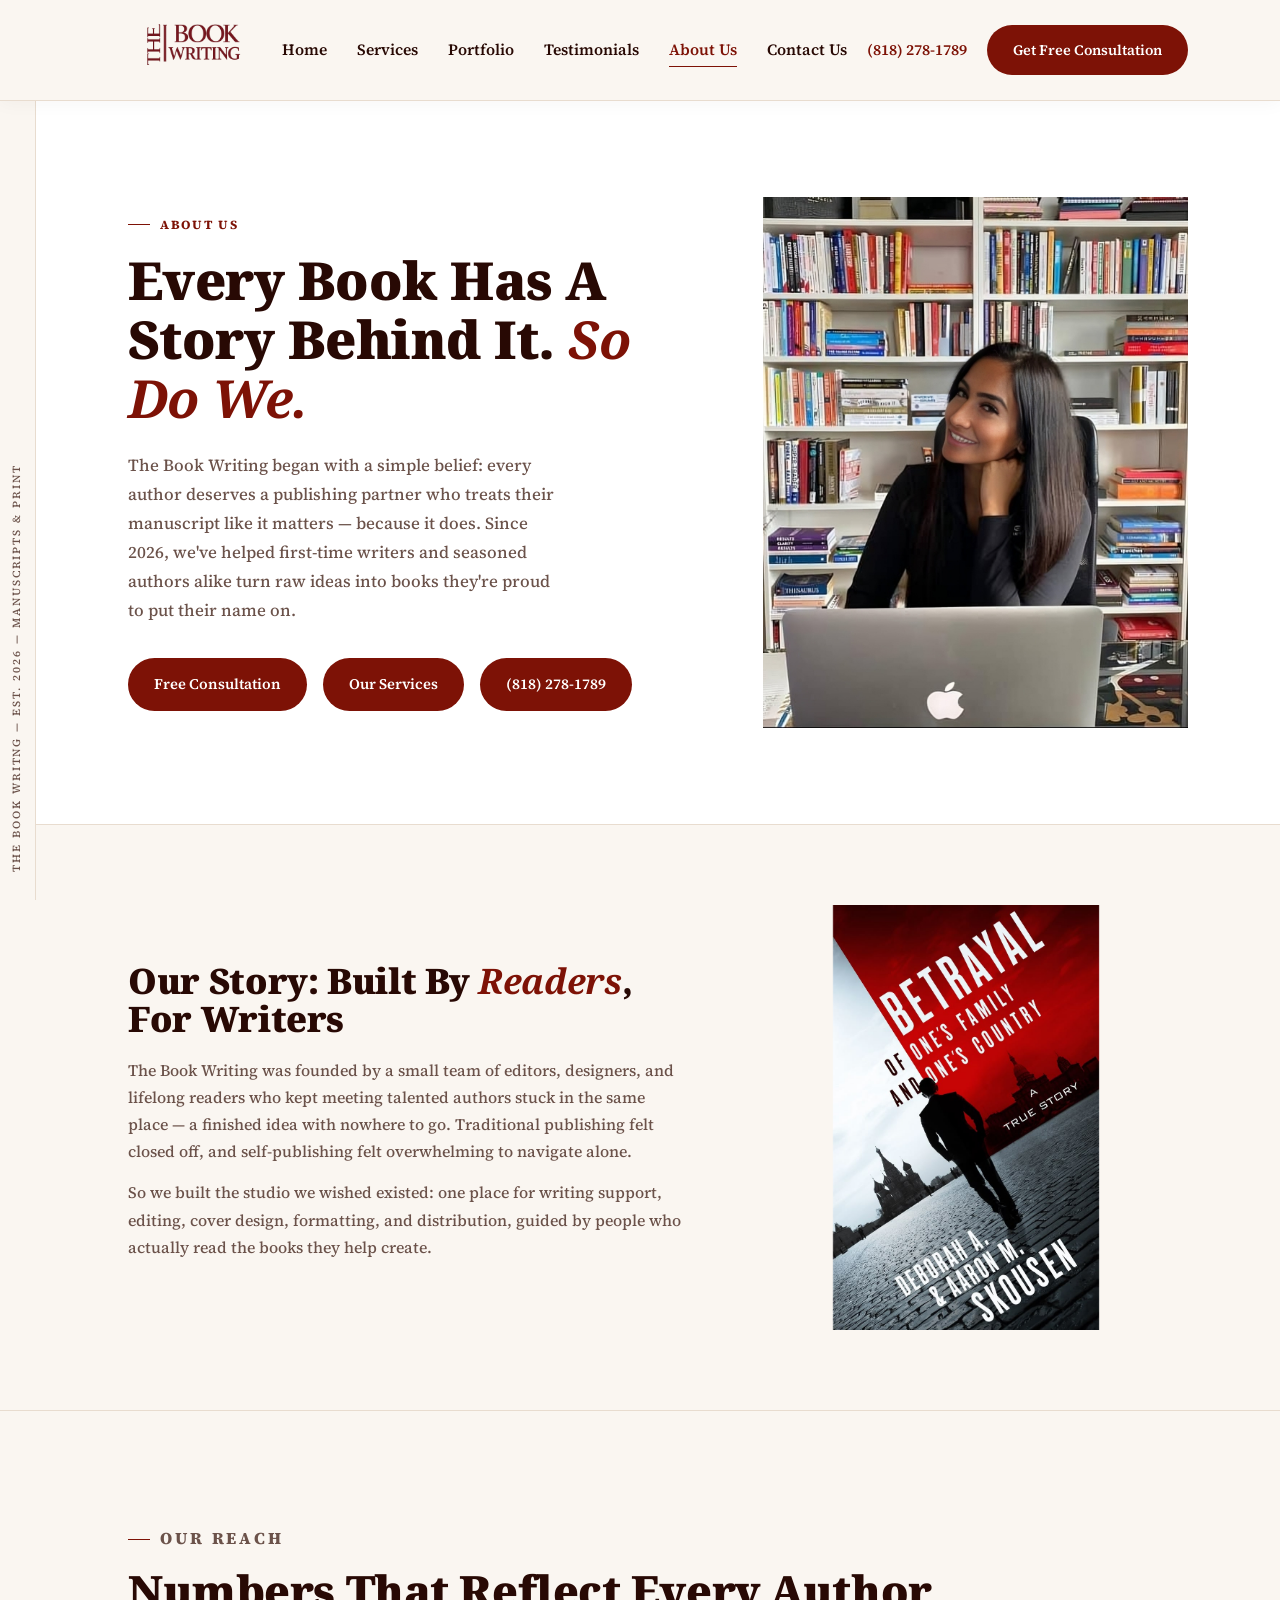
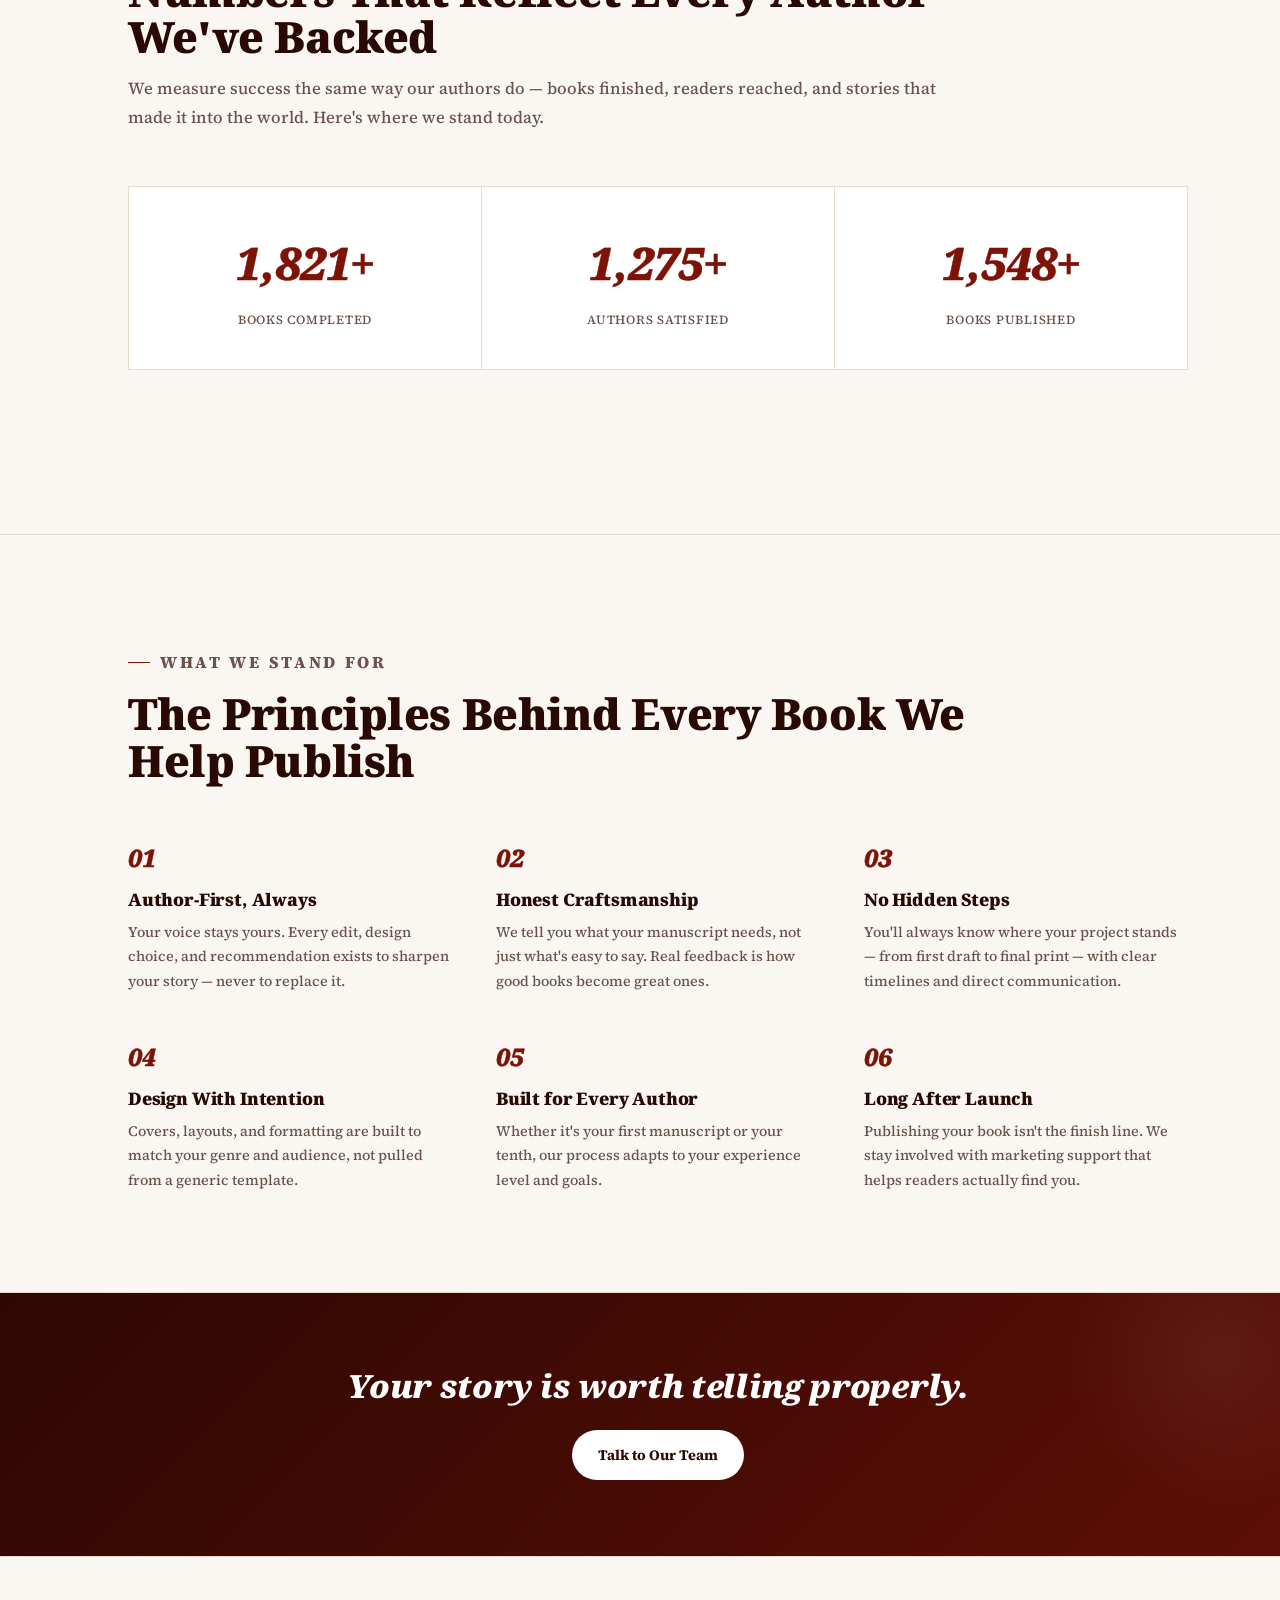
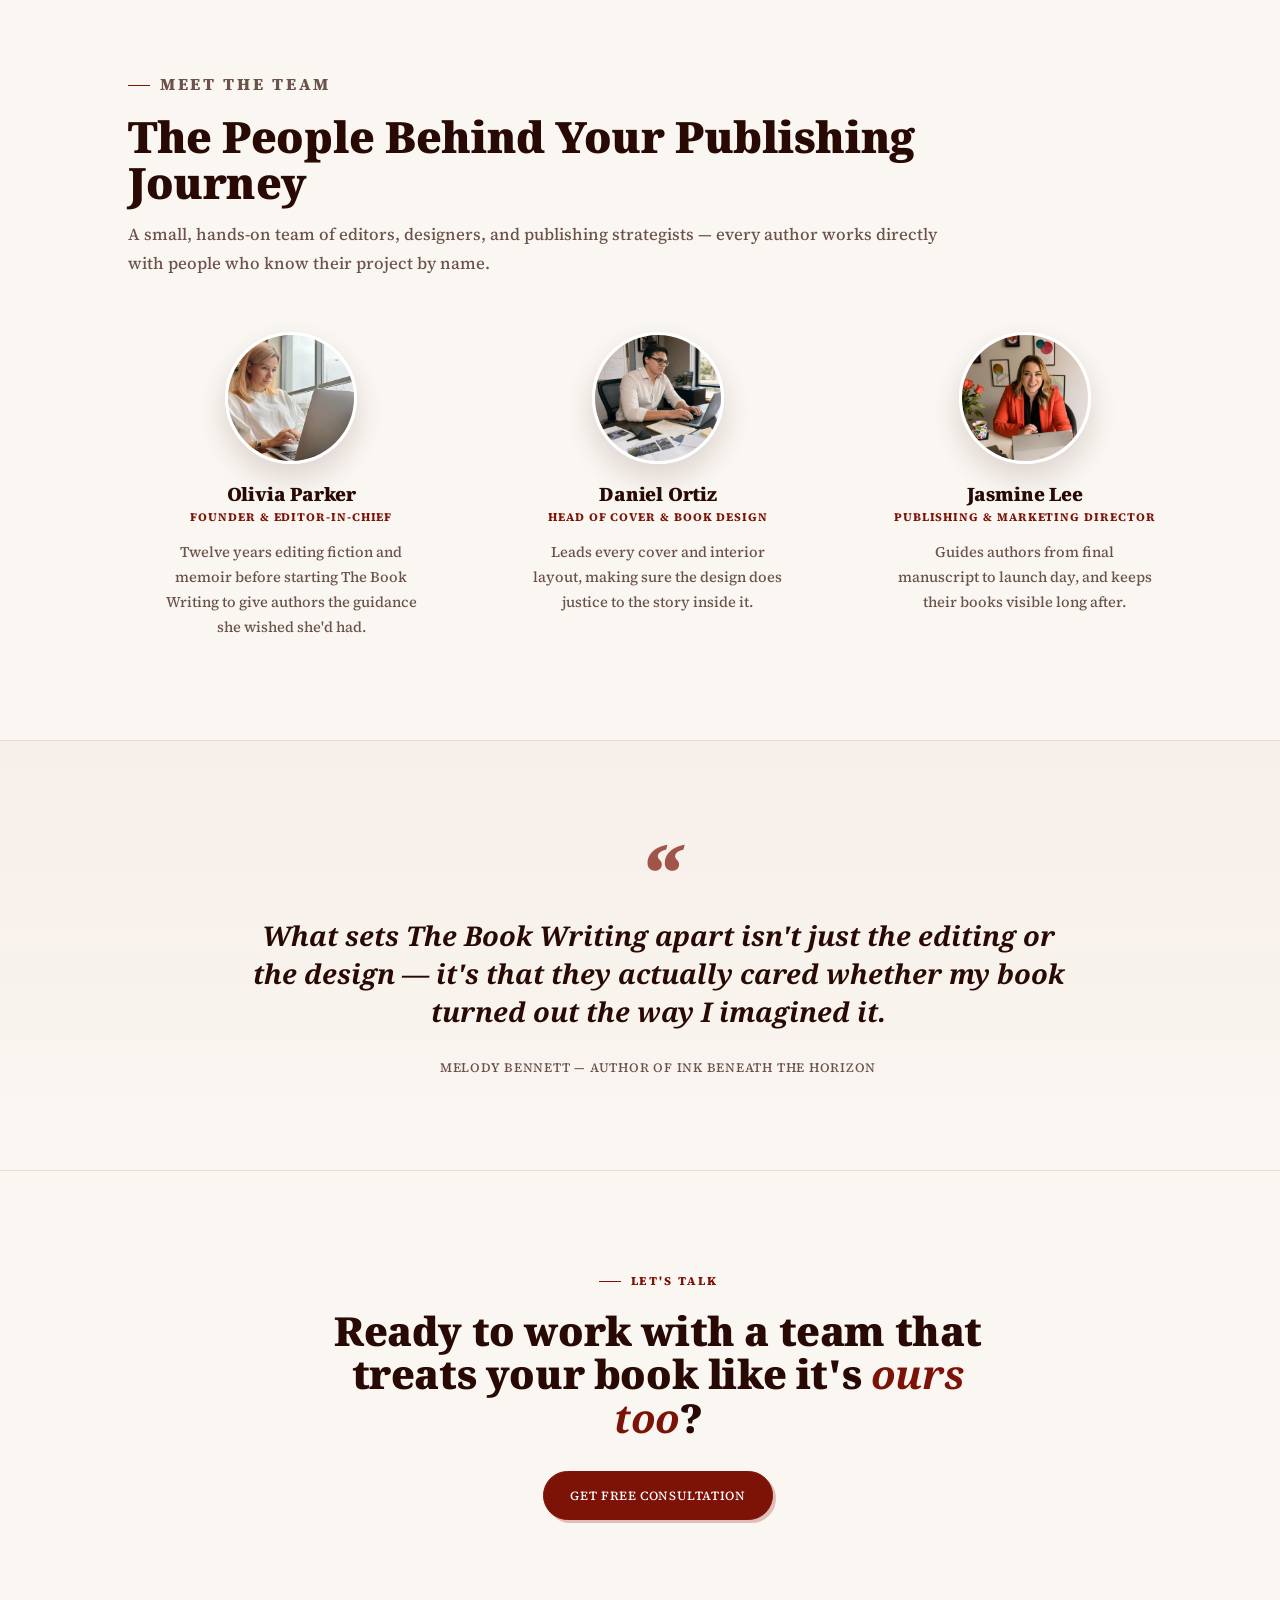
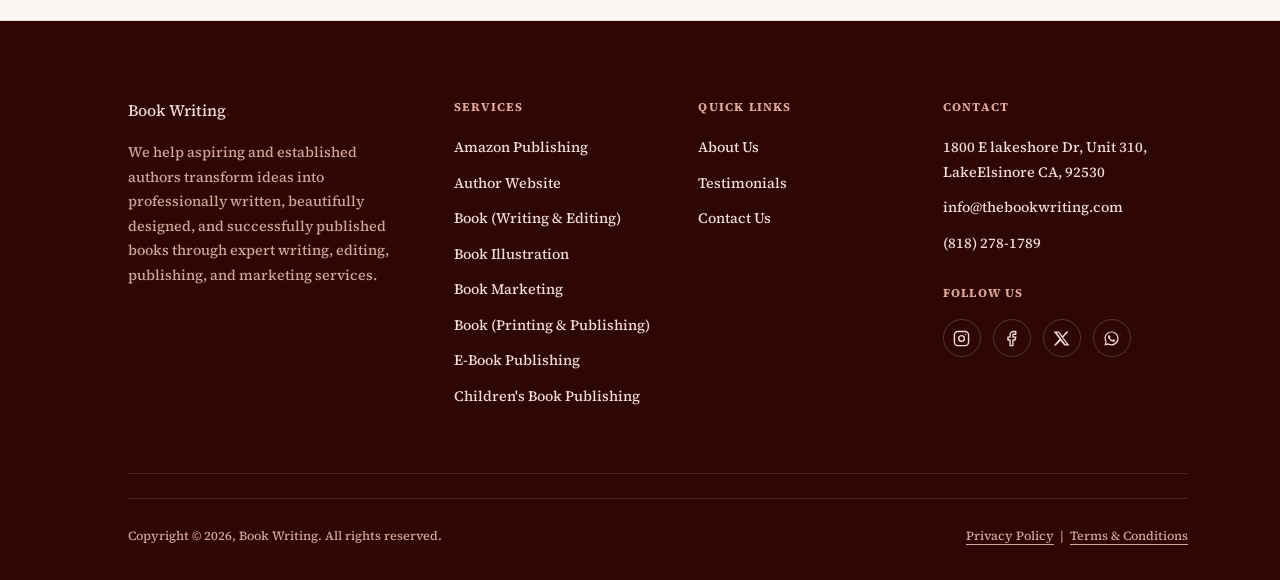
<file: about-us.html>
<!DOCTYPE html>
<html lang="en">
<head>
<meta charset="UTF-8">
<meta name="viewport" content="width=device-width, initial-scale=1">
<title>About Us — Book Writing</title>
<link rel="stylesheet" href="style.css">
</head>
<body>

<a href="#main-content" class="skip-link">Skip to main content</a>
<div class="scroll-progress" id="scroll-progress"></div>

<div class="spine"><span>The Book Writng — Est. 2026 — Manuscripts &amp; Print</span></div>

<header>
  <div class="wrap nav-row">
    <a href="index.html" class="logo"><img src="Logo.png" alt="The Book Writing"></a>
    <nav id="site-nav">
      <ul>
        <li><a href="index.html">Home</a></li>
        <li><a href="index.html#services">Services</a>
          <ul class="submenu">
            <li><a href="index.html#services">Amazon Publishing</a></li>
            <li><a href="index.html#services">Author Website</a></li>
            <li><a href="index.html#services">Book Editing</a></li>
            <li><a href="index.html#services">Book Illustration</a></li>
            <li><a href="index.html#services">Book Marketing</a></li>
            <li><a href="index.html#services">Book Printing</a></li>
            <li><a href="index.html#services">Book Publishing</a></li>
            <li><a href="index.html#services">Book Writing</a></li>
            <li><a href="index.html#services">E-book Publishing</a></li>
            <li><a href="index.html#services">Children's Book Publishing</a></li>
          </ul>
        </li>
        <li><a href="portfolio.html">Portfolio</a></li>
        <li><a href="index.html#reviews">Testimonials</a></li>
        <li><a href="about-us.html" class="active">About Us</a></li>
        <li><a href="contact-us.html">Contact Us</a></li>
      </ul>
    </nav>
    <div class="nav-actions">
      <a href="tel:(818) 278-1789" class="phone-link">(818) 278-1789</a>
      <a href="index.html#contact" class="btn solid">Get Free Consultation</a>
    </div>
    <button class="menu-toggle" id="menu-toggle" aria-label="Toggle menu" aria-expanded="false" aria-controls="site-nav">
      <span></span><span></span><span></span>
    </button>
  </div>
</header>

<!-- ============ HERO ============ -->
<section class="hero" id="main-content">
  <div class="wrap hero-grid">
    <div>
      <p class="eyebrow">About Us</p>
      <h1>Every Book Has A Story Behind It. <span class="ital">So Do We.</span></h1>
      <p>The Book Writing began with a simple belief: every author deserves a publishing partner who treats their manuscript like it matters — because it does. Since 2026, we've helped first-time writers and seasoned authors alike turn raw ideas into books they're proud to put their name on.</p>
      <div class="hero-ctas">
        <a href="index.html#contact" class="btn solid">Free Consultation</a>
        <a href="index.html#services" class="btn">Our Services</a>
        <a href="tel:(818) 278-1789" class="phone">(818) 278-1789</a>
      </div>
    </div>
    <div class="hero-figure">
      <img src="84155225937.jpg" alt="A writer at work on a manuscript" style="width:100%;height:100%;object-fit:cover;object-position:center 20%;">
    </div>
  </div>
</section>

<!-- ============ OUR STORY ============ -->
<section class="intro">
  <div class="wrap intro-grid">
    <div data-reveal>
      <h2>Our Story: Built By <em>Readers</em>, For Writers</h2>
      <p>The Book Writing was founded by a small team of editors, designers, and lifelong readers who kept meeting talented authors stuck in the same place — a finished idea with nowhere to go. Traditional publishing felt closed off, and self-publishing felt overwhelming to navigate alone.</p>
      <p>So we built the studio we wished existed: one place for writing support, editing, cover design, formatting, and distribution, guided by people who actually read the books they help create.</p>
    </div>
    <div class="hero-figure" style="max-width:340px;aspect-ratio:4/5;justify-self:center;margin:0 auto;">
      <img src="betrayal.jpg" alt="A published book from our portfolio" style="width:100%;height:100%;object-fit:contain;" loading="lazy">
    </div>
  </div>
</section>

<!-- ============ OUR REACH (STATS) ============ -->
<section class="section">
  <div class="wrap">
    <div class="section-head" data-reveal>
      <p class="eyebrow">Our Reach</p>
      <h2>Numbers That Reflect Every Author We've Backed</h2>
      <p>We measure success the same way our authors do — books finished, readers reached, and stories that made it into the world. Here's where we stand today.</p>
    </div>
    <div class="stats">
      <div class="stat" data-reveal><div class="num" data-count="2000" data-suffix="+">0</div><div class="label">BOOKS COMPLETED</div></div>
      <div class="stat" data-reveal><div class="num" data-count="1400" data-suffix="+">0</div><div class="label">AUTHORS SATISFIED</div></div>
      <div class="stat" data-reveal><div class="num" data-count="1700" data-suffix="+">0</div><div class="label">BOOKS PUBLISHED</div></div>
    </div>
  </div>
</section>

<!-- ============ OUR VALUES ============ -->
<section class="section">
  <div class="wrap">
    <div class="section-head" data-reveal>
      <p class="eyebrow">What We Stand For</p>
      <h2>The Principles Behind Every Book We Help Publish</h2>
    </div>
    <div class="benefits-grid">
      <div class="benefit" data-reveal><span class="num">01</span><h3>Author-First, Always</h3><p>Your voice stays yours. Every edit, design choice, and recommendation exists to sharpen your story — never to replace it.</p></div>
      <div class="benefit" data-reveal><span class="num">02</span><h3>Honest Craftsmanship</h3><p>We tell you what your manuscript needs, not just what's easy to say. Real feedback is how good books become great ones.</p></div>
      <div class="benefit" data-reveal><span class="num">03</span><h3>No Hidden Steps</h3><p>You'll always know where your project stands — from first draft to final print — with clear timelines and direct communication.</p></div>
      <div class="benefit" data-reveal><span class="num">04</span><h3>Design With Intention</h3><p>Covers, layouts, and formatting are built to match your genre and audience, not pulled from a generic template.</p></div>
      <div class="benefit" data-reveal><span class="num">05</span><h3>Built for Every Author</h3><p>Whether it's your first manuscript or your tenth, our process adapts to your experience level and goals.</p></div>
      <div class="benefit" data-reveal><span class="num">06</span><h3>Long After Launch</h3><p>Publishing your book isn't the finish line. We stay involved with marketing support that helps readers actually find you.</p></div>
    </div>
  </div>
</section>

<!-- ============ CTA BANNER ============ -->
<section class="cta-banner">
  <div class="wrap">
    <h2>Your story is worth telling properly.</h2>
    <a href="index.html#contact" class="pill-btn cta-pill">Talk to Our Team</a>
  </div>
</section>

<!-- ============ MEET THE TEAM ============ -->
<section class="section">
  <div class="wrap">
    <div class="section-head" data-reveal>
      <p class="eyebrow">Meet The Team</p>
      <h2>The People Behind Your Publishing Journey</h2>
      <p>A small, hands-on team of editors, designers, and publishing strategists — every author works directly with people who know their project by name.</p>
    </div>
    <div class="team-grid">
      <div class="team-card" data-reveal>
        <div class="avatar"><img src="a2.jpg" alt="Portrait of a founding editor" loading="lazy"></div>
        <h3>Olivia Parker</h3>
        <span class="role">Founder &amp; Editor-in-Chief</span>
        <p>Twelve years editing fiction and memoir before starting The Book Writing to give authors the guidance she wished she'd had.</p>
      </div>
      <div class="team-card" data-reveal>
        <div class="avatar"><img src="a1.jpg" alt="Portrait of the head of design" loading="lazy"></div>
        <h3>Daniel Ortiz</h3>
        <span class="role">Head of Cover &amp; Book Design</span>
        <p>Leads every cover and interior layout, making sure the design does justice to the story inside it.</p>
      </div>
      <div class="team-card" data-reveal>
        <div class="avatar"><img src="a3.jpg" alt="Portrait of the publishing director" loading="lazy"></div>
        <h3>Jasmine Lee</h3>
        <span class="role">Publishing &amp; Marketing Director</span>
        <p>Guides authors from final manuscript to launch day, and keeps their books visible long after.</p>
      </div>
    </div>
  </div>
</section>

<!-- ============ TESTIMONIAL ============ -->
<section class="testimonial">
  <div class="wrap" data-reveal>
    <div class="mark">&ldquo;</div>
    <blockquote>What sets The Book Writing apart isn't just the editing or the design — it's that they actually cared whether my book turned out the way I imagined it.</blockquote>
    <cite>Melody Bennett — Author of Ink Beneath the Horizon</cite>
  </div>
</section>

<!-- ============ FINAL CTA ============ -->
<section class="final-cta">
  <div class="wrap">
    <p class="eyebrow" style="justify-content:center;">Let's Talk</p>
    <h2>Ready to work with a team that treats your book like it's <em>ours too</em>?</h2>
    <a href="index.html#contact" class="btn solid">Get Free Consultation</a>
  </div>
</section>

<footer>
  <div class="wrap">
    <div class="footer-grid">
      <div class="footer-about">
        <a href="index.html" class="logo">Book Writing<span>.</span></a>
        <p>We help aspiring and established authors transform ideas into professionally written, beautifully designed, and successfully published books through expert writing, editing, publishing, and marketing services.</p>
      </div>
      <div>
        <h5>Services</h5>
        <ul>
          <li><a href="index.html#services">Amazon Publishing</a></li>
          <li><a href="index.html#services">Author Website</a></li>
          <li><a href="index.html#services">Book (Writing &amp; Editing)</a></li>
          <li><a href="index.html#services">Book Illustration</a></li>
          <li><a href="index.html#services">Book Marketing</a></li>
          <li><a href="index.html#services">Book (Printing &amp; Publishing)</a></li>
          <li><a href="index.html#services">E-Book Publishing</a></li>
          <li><a href="index.html#services">Children's Book Publishing</a></li>
        </ul>
      </div>
      <div>
        <h5>Quick Links</h5>
        <ul>
          <li><a href="about-us.html">About Us</a></li>
          <li><a href="index.html#reviews">Testimonials</a></li>
          <li><a href="contact-us.html">Contact Us</a></li>
        </ul>
      </div>
      <div>
        <h5>Contact</h5>
        <ul>
          <li>1800 E lakeshore Dr, Unit 310, LakeElsinore CA, 92530</li>
          <li><a href="mailto:info@thebookwriting.com">info@thebookwriting.com</a></li>
          <li><a href="tel:(818) 278-1789">(818) 278-1789</a></li>
        </ul>
        <div class="footer-social">
          <h5>Follow Us</h5>
          <div class="social-icons">
            <a href="#" aria-label="Instagram">
              <svg viewBox="0 0 24 24" fill="none" stroke="currentColor" stroke-width="2" stroke-linecap="round" stroke-linejoin="round"><rect x="2" y="2" width="20" height="20" rx="5"/><path d="M16 11.37a4 4 0 1 1-7.914 1.174A4 4 0 0 1 16 11.37z"/><line x1="17.5" y1="6.5" x2="17.51" y2="6.5"/></svg>
            </a>
            <a href="#" aria-label="Facebook">
              <svg viewBox="0 0 24 24" fill="none" stroke="currentColor" stroke-width="2" stroke-linecap="round" stroke-linejoin="round"><path d="M18 2h-3a5 5 0 0 0-5 5v3H7v4h3v8h4v-8h3l1-4h-4V7a1 1 0 0 1 1-1h3z"/></svg>
            </a>
            <a href="#" aria-label="X (Twitter)">
              <svg viewBox="0 0 24 24" fill="currentColor"><path d="M18.9 2H22l-7.6 8.7L23.3 22h-7.2l-5.6-6.9L4 22H1l8.1-9.3L1 2h7.3l5.1 6.3L18.9 2zm-1.3 18h2L7.5 4H5.4l12.2 16z"/></svg>
            </a>
            <a href="#" aria-label="WhatsApp">
              <svg viewBox="0 0 24 24" fill="currentColor"><path d="M12.04 2C6.58 2 2.13 6.45 2.13 11.91c0 1.75.46 3.39 1.26 4.81L2 22l5.42-1.35a9.86 9.86 0 0 0 4.62 1.15h.01c5.46 0 9.91-4.45 9.91-9.91C21.96 6.45 17.51 2 12.04 2zm0 18.06h-.01a8.2 8.2 0 0 1-4.18-1.15l-.3-.18-3.11.78.83-3.03-.2-.31a8.14 8.14 0 0 1-1.25-4.36c0-4.5 3.66-8.16 8.17-8.16 2.18 0 4.23.85 5.77 2.4a8.1 8.1 0 0 1 2.39 5.77c0 4.51-3.67 8.24-8.11 8.24zm4.47-6.13c-.24-.12-1.45-.72-1.68-.8-.22-.08-.39-.12-.55.12-.16.24-.63.8-.78.97-.14.16-.29.18-.53.06-.24-.12-1.02-.38-1.94-1.2-.72-.64-1.2-1.43-1.34-1.67-.14-.24-.02-.37.11-.49.11-.11.24-.29.36-.43.12-.14.16-.24.24-.4.08-.16.04-.31-.02-.43-.06-.12-.55-1.33-.76-1.82-.2-.48-.4-.42-.55-.42-.14-.01-.31-.01-.47-.01-.16 0-.43.06-.65.31-.22.24-.86.84-.86 2.05 0 1.21.88 2.38 1 2.54.12.16 1.73 2.64 4.2 3.7.59.25 1.05.4 1.4.52.59.19 1.13.16 1.55.1.47-.07 1.45-.59 1.65-1.16.2-.57.2-1.06.14-1.16-.06-.1-.22-.16-.46-.28z"/></svg>
            </a>
          </div>
        </div>
      </div>
    </div>
    <hr class="rule">
    <div class="footer-bottom" style="margin-top:24px;">
      <span>Copyright © 2026, Book Writing. All rights reserved.</span>
      <span><a href="#">Privacy Policy</a> &nbsp;|&nbsp; <a href="#">Terms &amp; Conditions</a></span>
    </div>
  </div>
</footer>

<!-- Back to top -->
<button class="back-to-top" id="back-to-top" aria-label="Back to top">
  <svg viewBox="0 0 24 24" fill="none" stroke="currentColor" stroke-width="2.4" stroke-linecap="round" stroke-linejoin="round"><path d="M12 19V5"/><path d="M5 12l7-7 7 7"/></svg>
</button>

<!-- Mobile sticky call-to-action bar -->
<div class="mobile-cta-bar">
  <a href="tel:(818) 278-1789" class="call">Call Now</a>
  <a href="index.html#contact" class="consult">Free Consultation</a>
</div>

<script src="script.js"></script>
</body>
</html>
</file>
<file: style.css>
/* =========================================================
   LOREM STUDIO — STYLESHEET
   Sections are grouped and labeled so you can find things fast.
   ========================================================= */

/* ---- Fonts ----
   Fraunces at Black weight + high optical size gives a solid, chunky,
   premium editorial serif with NO thin hairlines (unlike Bodoni-style
   didone faces, which get thin at large sizes). Paired with Manrope at
   a heavier weight for a body/UI face that stays solid too. */
@import url('https://fonts.googleapis.com/css2?family=Noto+Serif:ital,wght@0,500;0,600;0,700;0,800;0,900;1,500;1,600;1,700&family=Source+Serif+4:ital,opsz,wght@0,8..60,400;0,8..60,500;0,8..60,600;0,8..60,700;0,8..60,800;1,8..60,500;1,8..60,600&display=swap');

/* ---- Color & Font Variables (change these to re-theme the whole site) ---- */
:root{
  --paper:#faf6f1;
  --paper-white:#ffffff;
  --ink:#280904;
  --muted:#6b524a;
  --line:#e8dccf;
  --rust:#7d1206;
  --moss:#2e0703;
  --sans:'Source Serif 4',Georgia,serif;
  --display:'Noto Serif',Georgia,serif;
  --body:'Source Serif 4',Georgia,serif;
  --mono:'Source Serif 4',Georgia,serif;
}

/* ---- Reset / Base ---- */
*{box-sizing:border-box;margin:0;padding:0;}
html{scroll-behavior:smooth;}
body{
  background:var(--paper);
  color:var(--ink);
  font-family:var(--body);
  line-height:1.7;
  font-size:16px;
  font-weight:500;
}
a{color:inherit;text-decoration:none;}
img{max-width:100%;display:block;}
.wrap{max-width:min(1480px,90vw);margin:0 auto;padding:0 28px 0 64px;}
h1,h2,h3,h4{font-family:var(--display);font-weight:900;letter-spacing:-0.01em;line-height:1.08;}
em{font-style:italic;font-weight:700;color:var(--rust);}

/* ---- Anchor targets: keep the sticky header from covering
   whatever section a nav link or "skip to" jump lands on ---- */
#services,#gallery,#reviews,#contact{scroll-margin-top:110px;}

/* ---- Accessible focus states: visible on keyboard nav, silent
   on mouse click so it never feels "generic" ---- */
a:focus-visible,button:focus-visible,input:focus-visible,textarea:focus-visible{
  outline:2.5px solid var(--rust);
  outline-offset:3px;
  border-radius:2px;
}
.btn:focus-visible,.pill-btn:focus-visible{outline-offset:5px;}

/* ---- Skip link for keyboard/screen-reader users ---- */
.skip-link{
  position:absolute;left:12px;top:-60px;z-index:999;
  background:var(--ink);color:#fff;padding:12px 20px;border-radius:6px;
  font-family:var(--sans);font-weight:700;font-size:.85rem;
  transition:top .2s ease;
}
.skip-link:focus{top:12px;}
hr.rule{border:none;border-top:1px solid var(--line);margin:0;}

/* ---- Small reusable pieces ---- */
.eyebrow{
  font-family:var(--mono);
  text-transform:uppercase;
  letter-spacing:.16em;
  font-size:.74rem;
  color:var(--rust);
  font-weight:800;
  display:flex;align-items:center;gap:10px;
}
.eyebrow::before{content:'';width:22px;height:1px;background:var(--rust);display:inline-block;}

/* ---- Vertical spine label (fixed left edge) ---- */
.spine{
  position:fixed;left:0;top:0;bottom:0;width:36px;
  border-right:1px solid var(--line);
  display:flex;align-items:flex-end;justify-content:center;
  padding-bottom:28px;z-index:40;background:var(--paper);
}
.spine span{
  writing-mode:vertical-rl;transform:rotate(180deg);
  font-family:var(--mono);font-size:.68rem;letter-spacing:.18em;
  text-transform:uppercase;color:var(--muted);
}

/* ---- Buttons (ticket-stub notch style) ---- */
.btn{
  position:relative;display:inline-block;
  font-family:var(--mono);
  border:1px solid var(--ink);
  border-radius:999px;
  padding:13px 26px;
  font-size:.78rem;letter-spacing:.05em;text-transform:uppercase;
  background:var(--paper-white);
  box-shadow:3px 3px 0 var(--line);
  transition:background .2s,color .2s,transform .15s,box-shadow .2s;
}
.btn::before,.btn::after{display:none;}
.btn:hover{background:var(--ink);color:var(--paper-white);transform:translate(-2px,-4px);box-shadow:6px 8px 0 var(--line);}
.btn.solid{background:var(--rust);border-color:var(--rust);color:var(--paper-white);box-shadow:3px 3px 0 rgba(156,16,6,.25);}
.btn.solid:hover{background:var(--ink);border-color:var(--ink);box-shadow:6px 8px 0 rgba(61,11,4,.25);}

/* ---- Header / Navigation ---- */
header{
  position:sticky;top:0;background:var(--paper);
  border-bottom:1px solid var(--line);
  box-shadow:0 2px 18px rgba(61,11,4,.04);
  z-index:50;
}
.nav-row{display:flex;align-items:center;justify-content:space-between;min-height:100px;gap:20px;}
.logo img {
  width: clamp(120px, 4vw + 95px, 190px);
  height: auto;
  display: block;
}
nav{flex:1;}
nav ul{list-style:none;display:flex;gap:30px;font-size:.98rem;font-family:var(--body);font-weight:600;}
nav ul li{position:relative;}
nav ul li > a{padding:6px 0;border-bottom:1px solid transparent;transition:border-color .15s,color .15s;position:relative;white-space:nowrap;color:var(--ink);}
nav ul li > a::after{content:'';position:absolute;left:0;bottom:-1px;width:0;height:1px;background:var(--rust);transition:width .25s ease;}
nav ul li > a:hover::after{width:100%;}
nav ul li > a:hover{border-color:transparent;color:var(--rust);}
nav ul li .submenu{
  display:none;position:absolute;top:34px;left:0;
  background:var(--paper-white);border:1px solid var(--line);
  min-width:220px;padding:8px 0;box-shadow:0 10px 26px rgba(36,28,20,.12);
  text-transform:none;font-family:var(--body);
}
nav ul li:hover .submenu{display:block;}
.submenu li{padding:0;}
.submenu a{display:block;padding:9px 20px;font-size:.9rem;}
.submenu a:hover{background:var(--paper);color:var(--rust);}
.nav-actions{display:flex;align-items:center;gap:20px;font-size:.95rem;flex-shrink:0;font-family:var(--body);}
.nav-actions .phone-link{color:var(--rust);font-weight:600;}
.nav-actions .btn{
  position:static;font-family:var(--body);font-weight:600;
  border:none;border-radius:999px;padding:13px 26px;
  font-size:.9rem;letter-spacing:0;text-transform:none;
  background:var(--rust);color:var(--paper-white);
  box-shadow:none;
}
.nav-actions .btn::before,.nav-actions .btn::after{display:none;}
.nav-actions .btn:hover{background:var(--ink);color:var(--paper-white);transform:none;box-shadow:none;}
.menu-toggle{
  display:none;flex-direction:column;justify-content:center;gap:5px;
  width:40px;height:40px;border:1px solid var(--line);background:var(--paper-white);
  cursor:pointer;flex-shrink:0;
}
.menu-toggle span{display:block;width:18px;height:2px;background:var(--ink);margin:0 auto;transition:transform .2s,opacity .2s;}
.menu-toggle.open span:nth-child(1){transform:translateY(7px) rotate(45deg);}
.menu-toggle.open span:nth-child(2){opacity:0;}
.menu-toggle.open span:nth-child(3){transform:translateY(-7px) rotate(-45deg);}

/* ---- Hero section ---- */
.hero{padding:96px 0 96px;position:relative;overflow:hidden;background:var(--paper-white);border-bottom:1px solid var(--line);}
.hero-grid{display:grid;grid-template-columns:1.15fr .85fr;gap:60px;align-items:center;position:relative;z-index:1;}
.hero h1{font-family:var(--display);font-size:clamp(2.3rem,1.6vw + 2rem,3.4rem);font-weight:900;line-height:1.12;margin:16px 0 24px;color:var(--ink);letter-spacing:-.01em;}
.hero h1 .ital{font-style:italic;font-weight:700;color:var(--rust);}
.hero p{color:var(--muted);opacity:1;max-width:48ch;margin-bottom:34px;font-size:1.06rem;line-height:1.7;font-family:var(--sans);}
.hero .eyebrow::before{display:inline-block;}
.hero .eyebrow{font-family:var(--mono);text-transform:uppercase;letter-spacing:.14em;font-size:.78rem;font-weight:700;color:var(--rust);margin-bottom:10px;}
.hero-ctas{display:flex;gap:16px;flex-wrap:wrap;align-items:center;}
.hero-ctas .btn{
  font-family:var(--sans);font-weight:600;text-transform:none;letter-spacing:0;
  border:none;border-radius:999px;padding:14px 26px;font-size:.92rem;
  background:var(--rust);color:var(--paper-white);box-shadow:none;
}
.hero-ctas .btn::before,.hero-ctas .btn::after{display:none;}
.hero-ctas .btn:hover{background:var(--ink);transform:none;box-shadow:none;}
.hero-ctas .phone{
  font-family:var(--sans);font-weight:600;font-size:.92rem;
  border-radius:999px;padding:14px 26px;background:var(--rust);color:var(--paper-white);
  transition:background .2s;
}
.hero-ctas .phone:hover{background:var(--ink);}
.hero-figure{
  aspect-ratio:4/5;background:transparent;border:none;
  display:flex;align-items:center;justify-content:center;color:var(--muted);
  font-size:.75rem;letter-spacing:.08em;text-transform:uppercase;font-family:var(--mono);
  position:relative;box-shadow:none;
  transition:transform .35s ease;
  padding:0;overflow:visible;
}
.hero-figure img{border-radius:0;box-shadow:none;border:none;}
.hero-figure:hover{transform:translateY(-4px);}
.hero-figure img{transition:transform .5s ease;}
.hero-figure:hover img{transform:scale(1.03);}

/* ---- Signature circular stamp (used on hero image) ---- */
.stamp{
  position:absolute;width:110px;height:110px;border-radius:50%;
  border:2px solid var(--rust);
  display:flex;align-items:center;justify-content:center;
  color:var(--rust);transform:rotate(-14deg);
  top:14px;right:14px;background:var(--paper);
  font-family:var(--mono);
  box-shadow:0 8px 22px rgba(156,16,6,.22);
  transition:transform .35s ease;
}
.hero-figure:hover .stamp{transform:rotate(-6deg) scale(1.05);}
.stamp-inner{
  width:88px;height:88px;border-radius:50%;border:1px dashed var(--rust);
  display:flex;align-items:center;justify-content:center;text-align:center;
  font-size:.58rem;letter-spacing:.08em;text-transform:uppercase;line-height:1.4;
  padding:6px;
}

/* ---- Intro / trust section ---- */
.intro{padding:80px 0;border-bottom:1px solid var(--line);}
.intro-grid{display:grid;grid-template-columns:1fr .8fr;gap:60px;align-items:center;}
.intro h2{font-size:clamp(1.7rem,1.4vw + 1.2rem,2.2rem);margin-bottom:20px;}
.intro p{color:var(--muted);margin-bottom:14px;}

/* ---- Trust badges strip ---- */
.badges{padding:36px 0;border-bottom:1px solid var(--line);}
.badges .row{display:flex;justify-content:space-between;flex-wrap:wrap;gap:20px;}
.badge{
  width:104px;height:56px;border:1px solid var(--line);
  display:flex;align-items:center;justify-content:center;
  font-size:.62rem;color:var(--muted);text-transform:uppercase;letter-spacing:.06em;
  font-family:var(--mono);background:var(--paper-white);
}

/* ---- Testimonial (single big quote) ---- */
.testimonial{padding:90px 0;border-bottom:1px solid var(--line);text-align:center;position:relative;background:linear-gradient(180deg,rgba(156,16,6,.03),transparent);}
.testimonial .mark{font-family:var(--display);font-style:italic;font-weight:900;font-size:5rem;color:var(--rust);line-height:1;opacity:.7;}
.testimonial blockquote{
  font-family:var(--display);font-weight:700;font-size:1.7rem;line-height:1.4;font-style:italic;
  max-width:820px;margin:6px auto 22px;
}
.testimonial cite{font-style:normal;color:var(--muted);font-size:.8rem;font-family:var(--mono);text-transform:uppercase;letter-spacing:.06em;}

/* ---- Contact strip (chat / call) ---- */
.contact-strip{padding:56px 0;border-bottom:1px solid var(--line);}
.contact-strip .row{display:flex;justify-content:center;gap:24px;flex-wrap:wrap;}
.contact-strip .card{
  background:var(--paper-white);border-radius:12px;
  box-shadow:0 10px 28px rgba(40,9,4,.08);
  padding:22px 34px;display:flex;align-items:center;gap:16px;
  min-width:220px;transition:transform .22s,box-shadow .22s;
}
.contact-strip .card:hover{transform:translateY(-3px);box-shadow:0 16px 36px rgba(40,9,4,.13);}
.contact-strip .icon{
  width:38px;height:38px;border-radius:50%;background:var(--paper);
  display:flex;align-items:center;justify-content:center;color:var(--rust);flex-shrink:0;
}
.contact-strip .icon svg{width:18px;height:18px;}
.contact-strip h4{font-size:.98rem;margin-bottom:4px;font-family:var(--sans);font-weight:700;color:var(--ink);text-transform:none;letter-spacing:0;}
.contact-strip a{font-family:var(--display);font-weight:800;font-size:1.3rem;color:var(--ink);font-style:normal;}
.contact-strip a:hover{color:var(--rust);}

/* ---- Generic section wrapper + heading block ---- */
.section{padding:100px 0;border-bottom:1px solid var(--line);}
.section-head{max-width:min(1100px,88%);margin-bottom:54px;}
.section-head h2{font-size:clamp(2.2rem,2.6vw + 1rem,2.7rem);margin-top:14px;}
.section-head p{color:var(--muted);margin-top:14px;font-size:1.05rem;max-width:min(92ch,90%);}

/* ---- Stats row ---- */
.stats{display:grid;grid-template-columns:repeat(3,1fr);gap:1px;background:var(--line);border:1px solid var(--line);margin-bottom:64px;}
.stats-cta{text-align:center;max-width:560px;margin:0 auto;}
.stats-cta h3{font-family:var(--display);font-style:italic;font-weight:900;margin-bottom:16px;font-size:1.4rem;}
.stats-cta p{margin-bottom:26px;}
.pill-btn{
  display:inline-block;position:relative;
  font-family:var(--body);font-weight:600;
  border:none;border-radius:999px;padding:13px 26px;
  font-size:.9rem;letter-spacing:0;text-transform:none;
  background:var(--rust);color:var(--paper-white);
  box-shadow:none;transition:background .2s;
}
.pill-btn::before,.pill-btn::after{display:none;}
.pill-btn:hover{background:var(--ink);color:var(--paper-white);transform:none;box-shadow:none;}
.stat{background:var(--paper-white);padding:38px 24px;text-align:center;transition:background .2s,transform .2s;position:relative;z-index:1;}
.stat:hover{background:var(--paper);transform:translateY(-3px);}
.stat .num{font-family:var(--display);font-style:italic;font-weight:900;font-size:2.8rem;color:var(--rust);-webkit-text-stroke:.4px var(--rust);}
.stat .label{color:var(--muted);font-size:.78rem;margin-top:8px;font-family:var(--mono);text-transform:uppercase;letter-spacing:.06em;}

/* ---- Services grid (cards with folded corner) ---- */
.services-grid{display:grid;grid-template-columns:repeat(4,1fr);gap:20px;}
.service-card{
  position:relative;background:var(--paper-white);padding:34px 26px 26px;
  min-height:220px;display:flex;flex-direction:column;border:1px solid var(--line);
  clip-path:polygon(0 0,calc(100% - 22px) 0,100% 22px,100% 100%,0 100%);
  transition:transform .18s,box-shadow .18s;
  overflow:hidden;
}
.service-card::before{
  content:'';position:absolute;top:0;left:0;right:0;height:4px;
  background:linear-gradient(90deg,var(--rust),var(--ink));
  transform:scaleX(0);transform-origin:left;transition:transform .3s ease;
}
.service-card:hover::before{transform:scaleX(1);}
.service-card:hover{transform:translateY(-6px);box-shadow:0 18px 36px rgba(61,11,4,.14);}
.service-card::after{
  content:'';position:absolute;top:0;right:0;
  width:0;height:0;border-style:solid;
  border-width:0 22px 22px 0;border-color:transparent var(--paper) transparent transparent;
}
.service-card .num{font-family:var(--mono);font-size:.72rem;color:var(--muted);letter-spacing:.08em;margin-bottom:18px;}
.service-card h3{font-size:1.1rem;margin-bottom:10px;}
.service-card p{color:var(--muted);font-size:.88rem;flex:1;}
.service-card .more{font-size:.76rem;margin-top:16px;font-family:var(--mono);text-transform:uppercase;letter-spacing:.05em;color:var(--rust);border-bottom:1px solid var(--rust);align-self:flex-start;transition:letter-spacing .2s;}
.service-card:hover .more{letter-spacing:.09em;}

/* ---- CTA banner (dark strip) ---- */
.cta-banner{padding:76px 0;border-bottom:1px solid var(--line);text-align:center;background:linear-gradient(135deg,var(--moss) 0%,#5c0f06 100%);color:var(--paper-white);position:relative;overflow:hidden;}
.cta-banner::before{content:'';position:absolute;top:-100px;right:-100px;width:320px;height:320px;border-radius:50%;background:radial-gradient(circle,rgba(255,255,255,.06),transparent 70%);}
.cta-banner h2{font-family:var(--display);font-size:clamp(1.5rem,1.4vw + 1rem,2rem);font-weight:900;margin-bottom:26px;font-style:italic;position:relative;}
.cta-banner .cta-pill{background:var(--paper-white);color:var(--moss);font-weight:700;}
.cta-banner .cta-pill:hover{background:var(--ink);color:var(--paper-white);}

/* ---- Gallery / portfolio grid ---- */
.gallery-grid{display:grid;grid-template-columns:repeat(4,1fr);gap:20px;}
.gallery-item{
  background:var(--paper-white);
  display:flex;flex-direction:column;align-items:center;padding:18px;
  font-family:var(--mono);position:relative;transition:box-shadow .25s,transform .25s;
}
.gallery-img{
  width:100%;aspect-ratio:3/4;background:var(--paper) center/contain no-repeat;
  margin-bottom:16px;
}
.gallery-item span{
  background:var(--rust);color:var(--paper-white);
  padding:8px 16px;border-radius:999px;font-size:.68rem;
  text-transform:uppercase;letter-spacing:.06em;transition:background .2s;
}
.gallery-item:hover span{background:var(--ink);}
.gallery-item:hover{transform:translateY(-4px);box-shadow:0 16px 32px rgba(61,11,4,.14);}

/* ---- "Why us" benefits grid ---- */
.benefits-grid{display:grid;grid-template-columns:repeat(3,1fr);gap:44px;}
.benefit h3{font-size:1.08rem;margin-bottom:10px;}
.benefit p{color:var(--muted);font-size:.9rem;}
.benefit .num{font-family:var(--display);font-style:italic;font-weight:900;color:var(--rust);font-size:1.5rem;margin-bottom:12px;display:block;-webkit-text-stroke:.5px var(--rust);}

/* ---- Process / how-it-works list ---- */
.process-list{display:flex;flex-direction:column;}
.process-item{
  display:grid;grid-template-columns:90px 1fr;gap:30px;
  padding:36px 0;border-top:1px solid var(--line);
}
.process-item:last-child{border-bottom:1px solid var(--line);}
.process-item .step-num{font-family:var(--display);font-style:italic;font-weight:900;font-size:2rem;color:var(--rust);-webkit-text-stroke:.4px var(--rust);}
.process-item h3{font-size:1.2rem;margin-bottom:8px;}
.process-item p{color:var(--muted);font-size:.92rem;max-width:min(85ch,90%);}

/* ---- Reviews grid ---- */
.reviews-scroll{
  display:grid;grid-template-columns:repeat(3,1fr);gap:20px;
}
.review-card{
  background:var(--paper-white);padding:28px;
  border:1px solid var(--line);
  transition:transform .2s,box-shadow .2s;
}
.review-card:hover{transform:translateY(-4px);box-shadow:0 16px 30px rgba(61,11,4,.1);}
.review-card .review-head{display:flex;align-items:center;gap:14px;margin-bottom:14px;}
.review-card .avatar{
  width:52px;height:52px;border-radius:50%;overflow:hidden;flex-shrink:0;
  border:2px solid var(--paper);box-shadow:0 4px 12px rgba(40,9,4,.1);
}
.review-card .avatar img{width:100%;height:100%;object-fit:cover;display:block;}
.review-card .avatar img.broken{display:none;}
.review-card .avatar.initials{
  background:var(--paper);display:flex;align-items:center;justify-content:center;
  font-family:var(--display);font-weight:800;font-size:1.05rem;color:var(--rust);
}
.review-card .review-info h4{font-size:1rem;font-family:var(--display);font-style:italic;font-weight:800;margin:0;}
.review-card .stars{color:var(--rust);font-size:.75rem;margin:4px 0 0;font-family:var(--mono);}
.review-card p{color:var(--muted);font-size:.88rem;}

/* ---- Final call-to-action section ---- */
.final-cta{padding:100px 0;text-align:center;border-bottom:1px solid var(--line);}
.final-cta h2{font-size:clamp(1.7rem,1.8vw + 1.2rem,2.5rem);max-width:min(700px,90%);margin:18px auto 32px;}
.final-cta-actions{display:flex;gap:18px;justify-content:center;flex-wrap:wrap;}

/* ---- Contact us section (info + form) ---- */
.contact-us{padding:100px 0;border-bottom:1px solid var(--line);}
.contact-grid{display:grid;grid-template-columns:.9fr 1.1fr;gap:64px;}
.contact-grid h2{font-size:clamp(1.7rem,1.6vw + 1.2rem,2.3rem);margin:14px 0 18px;}
.contact-grid p{color:var(--muted);margin-bottom:30px;max-width:40ch;}
.contact-detail{margin-bottom:20px;}
.contact-detail h4{font-size:.72rem;text-transform:uppercase;letter-spacing:.08em;color:var(--muted);margin-bottom:5px;font-family:var(--mono);}
.contact-detail a,.contact-detail span{font-family:var(--display);font-style:italic;font-weight:800;font-size:1.1rem;}
.form-row{display:grid;grid-template-columns:1fr 1fr;gap:16px;margin-bottom:16px;}
.field{display:flex;flex-direction:column;gap:6px;}
.field.full{grid-column:1/-1;}
.field label{font-size:.72rem;text-transform:uppercase;letter-spacing:.07em;color:var(--muted);font-family:var(--mono);}
.field input,.field textarea{
  background:var(--paper-white);border:1px solid var(--line);
  padding:13px 14px;font-family:var(--body);font-size:.94rem;color:var(--ink);
}
.field input:focus,.field textarea:focus{outline:2px solid var(--rust);outline-offset:1px;}
.field textarea{resize:vertical;min-height:120px;}
.contact-grid form .btn{margin-top:6px;cursor:pointer;background:var(--rust);border-color:var(--rust);color:var(--paper-white);font:inherit;font-family:var(--mono);text-transform:uppercase;font-size:.78rem;letter-spacing:.05em;}
.contact-grid form .btn::before,.contact-grid form .btn::after{background:var(--paper);}
.contact-grid form .btn:hover{background:var(--ink);border-color:var(--ink);}

/* ---- Footer ---- */
footer{padding:76px 0 34px;background:var(--moss);color:#f2ded4;}
footer .logo{color:#f2ded4;}
footer .logo span{color:var(--rust);}
.footer-grid{display:grid;grid-template-columns:1.4fr 1fr 1fr 1.2fr;gap:40px;margin-bottom:54px;}
.footer-grid h5{font-size:.74rem;text-transform:uppercase;letter-spacing:.1em;color:#e2a99a;margin-bottom:18px;font-family:var(--mono);}
.footer-grid ul{list-style:none;}
.footer-grid li{margin-bottom:11px;font-size:.9rem;}
.footer-grid a{transition:color .15s;}
.footer-grid a:hover{color:var(--rust);}
.footer-about .logo{display:inline-block;margin-bottom:2px;}
.footer-about p{color:#cfa89b;font-size:.9rem;margin-top:14px;max-width:34ch;}
.footer-bottom{
  border-top:1px solid rgba(242,222,212,.15);padding-top:26px;
  display:flex;justify-content:space-between;flex-wrap:wrap;gap:12px;
  font-size:.78rem;color:#cfa89b;font-family:var(--mono);
}
.footer-bottom a{border-bottom:1px solid #cfa89b;}
.disclaimer{margin-top:32px;font-size:.72rem;color:#a9806f;line-height:1.7;font-family:var(--mono);}
footer hr.rule{border-top:1px solid rgba(242,222,212,.15);}

/* =========================================================
   RESPONSIVE — rules kick in as the screen gets narrower
   ========================================================= */
@media (max-width:1180px){
  .spine{display:none;}
  .wrap{padding:0 28px;}
}

@media (max-width:1024px){
  .services-grid{grid-template-columns:repeat(3,1fr);}
  .gallery-grid{grid-template-columns:repeat(3,1fr);}
  .footer-grid{grid-template-columns:1fr 1fr;}
  .stamp{width:100px;height:100px;top:-18px;right:-14px;}
  .stamp-inner{width:80px;height:80px;font-size:.55rem;}
}

@media (max-width:1180px){
  nav ul{gap:18px;font-size:.78rem;}
  .nav-actions{gap:12px;}
  .nav-actions .btn{padding:10px 16px;font-size:.72rem;}
}

@media (max-width:1100px){
  nav{
    position:fixed;top:100px;left:0;right:0;bottom:0;
    background:var(--paper);border-top:1px solid var(--line);
    transform:translateY(-8px);opacity:0;visibility:hidden;
    transition:opacity .2s,transform .2s,visibility .2s;
    overflow-y:auto;padding:10px 0 40px;
    flex:none;
  }
  nav.open{opacity:1;transform:translateY(0);visibility:visible;}
  nav ul{flex-direction:column;gap:0;font-size:1rem;}
  nav ul li{border-bottom:1px solid var(--line);}
  nav ul li > a{display:block;padding:16px 24px;border-bottom:none;}
  nav ul li .submenu{
    display:none !important;position:static;border:none;box-shadow:none;
    padding:0 0 8px 0;background:transparent;
  }
  nav ul li.subopen .submenu{display:block !important;}
  .submenu a{padding:10px 24px 10px 36px;}

  .nav-actions .phone-link{display:none;}
  .menu-toggle{display:flex;}
}

@media (max-width:860px){
  .hero-grid,.intro-grid,.contact-grid{grid-template-columns:1fr;}
  .hero-figure{order:-1;max-width:340px;margin:0 auto;}
  .stats,.benefits-grid{grid-template-columns:1fr;}
  .services-grid{grid-template-columns:repeat(2,1fr);}
  .gallery-grid{grid-template-columns:repeat(2,1fr);}
  .reviews-scroll{grid-template-columns:repeat(2,1fr);}
  .process-item{grid-template-columns:60px 1fr;gap:18px;}
}

@media (max-width:640px){
  .wrap{padding:0 18px;}
  .hero{padding:56px 0 50px;}
  .hero h1{font-size:2.3rem;}
  .intro h2,.section-head h2,.contact-grid h2{font-size:1.65rem;}
  .testimonial blockquote{font-size:1.3rem;}
  .services-grid,.gallery-grid,.reviews-scroll{grid-template-columns:1fr;}
  .badges .row{justify-content:center;}
  .contact-strip .row{gap:34px;}
  .footer-grid{grid-template-columns:1fr;gap:32px;}
  .form-row{grid-template-columns:1fr;}
  .footer-bottom{flex-direction:column;align-items:flex-start;}
  .nav-actions .btn{display:none;}
  .cta-banner h2,.final-cta h2{font-size:1.6rem;}
  .stamp{position:static;transform:rotate(-8deg);margin:0 auto 20px;}
  .hero-figure{padding-top:20px;}
  .hero-ctas .phone{display:none;}
}

@media (max-width:400px){
  .hero h1{font-size:1.95rem;}
  .logo{font-size:1.25rem;}
}

@media (prefers-reduced-motion:reduce){
  html{scroll-behavior:auto;}
  .btn,.service-card{transition:none;}
}

/* =========================================================
   ANIMATIONS — scroll-reveal + gentle entrance motion
   ========================================================= */

/* Elements start slightly lowered/faded, then settle into place
   as they enter the viewport (see script.js IntersectionObserver). */
[data-reveal]{
  opacity:0;
  transform:translateY(22px);
  transition:opacity .7s cubic-bezier(.2,.7,.2,1), transform .7s cubic-bezier(.2,.7,.2,1);
  transition-delay:var(--reveal-delay,0s);
  /* Safety net: if JavaScript never runs (blocked, errored, failed to
     load), force this content visible after 3s instead of leaving it
     permanently hidden. Harmless no-op if JS already revealed it. */
  animation:forceReveal .01s 3s forwards;
}
[data-reveal].in-view{
  opacity:1;
  transform:translateY(0);
}
@keyframes forceReveal{
  to{opacity:1;transform:none;}
}

/* Stagger children of grids automatically */
.services-grid [data-reveal]:nth-child(2){--reveal-delay:.06s;}
.services-grid [data-reveal]:nth-child(3){--reveal-delay:.12s;}
.services-grid [data-reveal]:nth-child(4){--reveal-delay:.18s;}
.benefits-grid [data-reveal]:nth-child(2){--reveal-delay:.06s;}
.benefits-grid [data-reveal]:nth-child(3){--reveal-delay:.12s;}
.reviews-scroll [data-reveal]:nth-child(2){--reveal-delay:.06s;}
.reviews-scroll [data-reveal]:nth-child(3){--reveal-delay:.12s;}
.gallery-grid [data-reveal]:nth-child(2){--reveal-delay:.06s;}
.gallery-grid [data-reveal]:nth-child(3){--reveal-delay:.12s;}
.gallery-grid [data-reveal]:nth-child(4){--reveal-delay:.18s;}

/* Hero entrance on page load — content is always visible by default;
   this only adds a subtle slide-up, never an opacity dependency, so a
   throttled/backgrounded tab can never leave content permanently hidden. */
@keyframes heroFadeUp{
  from{transform:translateY(16px);}
  to{transform:translateY(0);}
}
.hero .eyebrow{animation:heroFadeUp .7s cubic-bezier(.2,.7,.2,1);}
.hero h1{animation:heroFadeUp .8s .08s cubic-bezier(.2,.7,.2,1) backwards;}
.hero p{animation:heroFadeUp .8s .16s cubic-bezier(.2,.7,.2,1) backwards;}
.hero-ctas{animation:heroFadeUp .8s .24s cubic-bezier(.2,.7,.2,1) backwards;}
.hero-figure{animation:heroFadeUp .9s .18s cubic-bezier(.2,.7,.2,1) backwards;}

/* Underline sweep used by the eyebrow rule and section accents */
@keyframes underlineGrow{
  from{width:0;}
  to{width:22px;}
}
.eyebrow::before{animation:underlineGrow .6s .3s cubic-bezier(.2,.7,.2,1) both;}

/* Soft float used on stat numbers when they enter view */
.stat .num{transition:color .2s;}

@media (prefers-reduced-motion:reduce){
  [data-reveal]{opacity:1;transform:none;transition:none;}
  .hero .eyebrow,.hero h1,.hero p,.hero-ctas,.hero-figure,.eyebrow::before{animation:none;}
}
/* =========================================================
   UX ADD-ONS — progress bar, back-to-top, active nav link,
   mobile sticky CTA bar, form feedback, gallery lightbox
   ========================================================= */

/* Scroll progress bar pinned to the very top of the viewport */
.scroll-progress{
  position:fixed;top:0;left:0;height:3px;width:0%;
  background:linear-gradient(90deg,var(--rust),var(--ink));
  z-index:200;transition:width .1s linear;
}

/* Highlight whichever nav link matches the section in view */
nav ul li > a.active{color:var(--rust);}
nav ul li > a.active::after{width:100%;}

/* Back-to-top button */
.back-to-top{
  position:fixed;right:22px;bottom:22px;z-index:120;
  width:46px;height:46px;border-radius:50%;
  background:var(--ink);color:#fff;border:none;cursor:pointer;
  display:flex;align-items:center;justify-content:center;
  box-shadow:0 10px 24px rgba(40,9,4,.28);
  opacity:0;visibility:hidden;transform:translateY(12px);
  transition:opacity .25s ease,transform .25s ease,visibility .25s,background .2s;
}
.back-to-top.visible{opacity:1;visibility:visible;transform:translateY(0);}
.back-to-top:hover{background:var(--rust);}
.back-to-top svg{width:18px;height:18px;}

/* Mobile sticky call/consult bar — only appears on small screens
   so a phone visitor is never more than a thumb-tap from calling */
.mobile-cta-bar{display:none;}
@media (max-width:640px){
  .mobile-cta-bar{
    display:flex;position:fixed;left:0;right:0;bottom:0;z-index:110;
    background:var(--paper-white);border-top:1px solid var(--line);
    box-shadow:0 -6px 20px rgba(40,9,4,.08);
    padding:10px 14px;gap:10px;
  }
  .mobile-cta-bar a{
    flex:1;text-align:center;padding:13px 10px;border-radius:999px;
    font-family:var(--sans);font-weight:700;font-size:.85rem;
  }
  .mobile-cta-bar .call{background:var(--paper);color:var(--ink);border:1px solid var(--line);}
  .mobile-cta-bar .consult{background:var(--rust);color:#fff;}
  /* keep page content clear of the fixed bar */
  body{padding-bottom:72px;}
}

/* Contact form: validation + submit feedback */
.field.has-error input,.field.has-error textarea{
  outline:2px solid #b3261e;outline-offset:1px;
}
.field-error{
  display:none;color:#b3261e;font-size:.76rem;margin-top:5px;font-family:var(--sans);font-weight:600;
}
.field.has-error .field-error{display:block;}
.form-status{
  display:none;margin-top:16px;padding:14px 16px;border-radius:8px;
  font-family:var(--sans);font-weight:600;font-size:.9rem;
}
.form-status.success{display:block;background:#eaf6ec;color:#276b38;border:1px solid #bfe3c6;}
.form-status.error{display:block;background:#fbeceb;color:#9c2c25;border:1px solid #f1c3bf;}
.contact-grid form .btn[disabled]{opacity:.6;cursor:not-allowed;}

/* Gallery lightbox */
.lightbox{
  position:fixed;inset:0;z-index:300;background:rgba(20,6,3,.86);
  display:flex;align-items:center;justify-content:center;padding:32px;
  opacity:0;visibility:hidden;transition:opacity .25s ease,visibility .25s;
}
.lightbox.open{opacity:1;visibility:visible;}
.lightbox img{max-width:min(720px,92vw);max-height:86vh;object-fit:contain;box-shadow:0 30px 60px rgba(0,0,0,.4);}
.lightbox-close{
  position:absolute;top:22px;right:26px;width:44px;height:44px;border-radius:50%;
  background:rgba(255,255,255,.12);border:1px solid rgba(255,255,255,.3);color:#fff;
  font-size:1.4rem;line-height:1;cursor:pointer;display:flex;align-items:center;justify-content:center;
  transition:background .2s;
}
.lightbox-close:hover{background:rgba(255,255,255,.24);}
.gallery-item{cursor:pointer;}

@media (prefers-reduced-motion:reduce){
  .back-to-top,.lightbox,.scroll-progress{transition:none;}
}

/* =========================================================
   ABOUT PAGE — team cards (reuses the site's existing
   color/type system; only new structural rules live here)
   ========================================================= */
.team-grid{display:grid;grid-template-columns:repeat(3,1fr);gap:40px;}
.team-card{text-align:center;}
.team-card .avatar{
  width:132px;height:132px;border-radius:50%;overflow:hidden;margin:0 auto 20px;
  border:3px solid var(--paper-white);box-shadow:0 14px 30px rgba(40,9,4,.14);
}
.team-card .avatar img{width:100%;height:100%;object-fit:cover;}
.team-card h3{font-size:1.15rem;margin-bottom:4px;}
.team-card .role{
  display:block;color:var(--rust);font-family:var(--sans);font-weight:700;
  text-transform:uppercase;letter-spacing:.08em;font-size:.72rem;margin-bottom:12px;
}
.team-card p{color:var(--muted);font-size:.92rem;max-width:32ch;margin:0 auto;}

.value-quote{
  font-family:var(--display);font-style:italic;font-weight:700;
  font-size:clamp(1.4rem,1.6vw + 1rem,1.9rem);line-height:1.4;
  color:var(--ink);max-width:26ch;
}

@media (max-width:860px){
  .team-grid{grid-template-columns:1fr;gap:36px;}
}

/* =========================================================
   PORTFOLIO PAGE — filter chips + category tag on covers
   ========================================================= */
.portfolio-filters{display:flex;flex-wrap:wrap;gap:12px;margin-bottom:40px;}
.filter-btn{
  font-family:var(--sans);font-weight:700;font-size:.82rem;
  padding:10px 20px;border-radius:999px;border:1px solid var(--line);
  background:var(--paper-white);color:var(--ink);cursor:pointer;
  transition:background .2s,color .2s,border-color .2s;
}
.filter-btn:hover{border-color:var(--rust);color:var(--rust);}
.filter-btn.active{background:var(--rust);border-color:var(--rust);color:#fff;}

.gallery-item{position:relative;}
.gallery-item.is-hidden{display:none;}

.gallery-item .book-title{
  font-family:var(--display);font-weight:700;font-size:.95rem;
  color:var(--ink);margin-top:12px;text-align:center;
}
.gallery-item .book-genre{
  font-family:var(--sans);font-size:.76rem;color:var(--muted);margin-top:2px;text-align:center;
}

/* =========================================================
   CONTACT PAGE — info cards, office hours, map, FAQ accordion
   ========================================================= */
.info-cards{display:grid;grid-template-columns:repeat(3,1fr);gap:28px;margin-bottom:64px;}
.info-card{
  background:var(--paper-white);border:1px solid var(--line);border-radius:10px;
  padding:32px 28px;text-align:center;transition:transform .25s,box-shadow .25s;
}
.info-card:hover{transform:translateY(-4px);box-shadow:0 16px 32px rgba(61,11,4,.1);}
.info-card .icon{
  width:52px;height:52px;border-radius:50%;background:var(--paper);
  display:flex;align-items:center;justify-content:center;margin:0 auto 18px;color:var(--rust);
}
.info-card .icon svg{width:24px;height:24px;}
.info-card h3{font-size:1.05rem;margin-bottom:8px;}
.info-card p{color:var(--muted);font-size:.9rem;margin-bottom:4px;}
.info-card a{color:var(--rust);font-weight:700;font-family:var(--sans);font-size:.92rem;}

.hours-table{width:100%;border-collapse:collapse;font-family:var(--sans);}
.hours-table tr{border-bottom:1px solid var(--line);}
.hours-table tr:last-child{border-bottom:none;}
.hours-table td{padding:14px 4px;font-size:.95rem;}
.hours-table td:first-child{color:var(--ink);font-weight:600;}
.hours-table td:last-child{color:var(--muted);text-align:right;}

.map-frame{
  width:100%;aspect-ratio:16/8;border-radius:10px;overflow:hidden;
  border:1px solid var(--line);background:var(--paper-white);
}
.map-frame iframe{width:100%;height:100%;border:0;display:block;}

.faq-list{max-width:820px;}
.faq-item{border-bottom:1px solid var(--line);padding:22px 0;}
.faq-item summary{
  cursor:pointer;list-style:none;font-family:var(--display);font-weight:700;
  font-size:1.05rem;color:var(--ink);display:flex;justify-content:space-between;align-items:center;gap:16px;
}
.faq-item summary::-webkit-details-marker{display:none;}
.faq-item summary::after{
  content:'+';font-family:var(--sans);font-size:1.4rem;color:var(--rust);flex-shrink:0;
  transition:transform .25s;
}
.faq-item[open] summary::after{transform:rotate(45deg);}
.faq-item p{color:var(--muted);margin-top:14px;font-size:.95rem;max-width:70ch;}

@media (max-width:860px){
  .info-cards{grid-template-columns:1fr;}
}

/* =========================================================
   FOOTER — Follow Us social icons
   ========================================================= */
.footer-social{margin-top:28px;}
.footer-social h5{font-size:.74rem;text-transform:uppercase;letter-spacing:.1em;color:#e2a99a;margin-bottom:16px;font-family:var(--mono);}
.social-icons{display:flex;gap:12px;}
.social-icons a{
  width:38px;height:38px;border-radius:50%;
  border:1px solid rgba(255,255,255,.18);
  display:flex;align-items:center;justify-content:center;
  color:#f2d9d0;transition:background .22s,border-color .22s,color .22s,transform .22s;
}
.social-icons a svg{width:17px;height:17px;}
.social-icons a:hover{
  background:var(--rust);border-color:var(--rust);color:#fff;
  transform:translateY(-3px);
}

/* =========================================================
   CRM PORTAL — login screen + submissions dashboard
   ========================================================= */
.crm-body{background:var(--paper);min-height:100vh;}
.crm-login-wrap{
  min-height:100vh;display:flex;align-items:center;justify-content:center;padding:24px;
}
.crm-login-card{
  background:var(--paper-white);border-radius:14px;padding:44px 40px;
  width:100%;max-width:400px;box-shadow:0 20px 50px rgba(40,9,4,.12);
}
.crm-login-card h1{font-size:1.6rem;margin-bottom:6px;}
.crm-login-card p{color:var(--muted);font-size:.9rem;margin-bottom:28px;}
.crm-login-card .field{margin-bottom:18px;}
.crm-login-card .btn{width:100%;justify-content:center;cursor:pointer;font:inherit;
  background:var(--rust);border-color:var(--rust);color:#fff;text-transform:uppercase;
  font-family:var(--sans);font-size:.82rem;font-weight:700;letter-spacing:.04em;}
.crm-login-card .btn:hover{background:var(--ink);border-color:var(--ink);}
.crm-error{color:#b3261e;font-size:.85rem;margin-top:14px;display:none;}
.crm-error.show{display:block;}

.crm-header{
  background:var(--paper-white);border-bottom:1px solid var(--line);
  padding:18px 32px;display:flex;align-items:center;justify-content:space-between;
}
.crm-header .logo{font-family:var(--display);font-weight:800;font-size:1.2rem;color:var(--ink);}
.crm-header .logo span{color:var(--rust);}
.crm-logout{
  font-family:var(--sans);font-weight:700;font-size:.82rem;color:var(--muted);
  background:none;border:1px solid var(--line);padding:9px 18px;border-radius:999px;cursor:pointer;
  transition:border-color .2s,color .2s;
}
.crm-logout:hover{border-color:var(--rust);color:var(--rust);}

.crm-main{padding:36px 32px;max-width:1400px;margin:0 auto;}
.crm-stats{display:grid;grid-template-columns:repeat(4,1fr);gap:20px;margin-bottom:32px;}
.crm-stat-card{
  background:var(--paper-white);border-radius:10px;padding:22px 24px;border:1px solid var(--line);
}
.crm-stat-card .n{font-family:var(--display);font-weight:900;font-size:2rem;color:var(--rust);}
.crm-stat-card .l{font-family:var(--sans);font-size:.78rem;color:var(--muted);text-transform:uppercase;letter-spacing:.06em;margin-top:4px;}

.crm-toolbar{display:flex;gap:14px;flex-wrap:wrap;align-items:center;margin-bottom:20px;}
.crm-toolbar input[type="search"]{
  flex:1;min-width:220px;padding:11px 16px;border:1px solid var(--line);border-radius:8px;
  font-family:var(--sans);font-size:.9rem;background:var(--paper-white);
}
.crm-toolbar select{
  padding:11px 16px;border:1px solid var(--line);border-radius:8px;background:var(--paper-white);
  font-family:var(--sans);font-size:.85rem;color:var(--ink);
}
.crm-refresh{
  padding:11px 18px;border-radius:8px;border:1px solid var(--line);background:var(--paper-white);
  cursor:pointer;font-family:var(--sans);font-weight:700;font-size:.85rem;transition:border-color .2s,color .2s;
}
.crm-refresh:hover{border-color:var(--rust);color:var(--rust);}

.crm-table-wrap{background:var(--paper-white);border-radius:12px;border:1px solid var(--line);overflow:hidden;}
.crm-table{width:100%;border-collapse:collapse;font-family:var(--sans);font-size:.88rem;}
.crm-table th{
  text-align:left;padding:14px 18px;background:var(--paper);color:var(--muted);
  font-size:.72rem;text-transform:uppercase;letter-spacing:.06em;font-weight:700;
  border-bottom:1px solid var(--line);
}
.crm-table td{padding:16px 18px;border-bottom:1px solid var(--line);vertical-align:top;color:var(--ink);}
.crm-table tr:last-child td{border-bottom:none;}
.crm-table tr:hover td{background:#fdf9f5;}
.crm-table{table-layout:fixed;}
.crm-table th:nth-child(1),.crm-table td:nth-child(1){width:110px;}
.crm-table th:nth-child(2),.crm-table td:nth-child(2){width:150px;}
.crm-table th:nth-child(3),.crm-table td:nth-child(3){width:180px;}
.crm-table th:nth-child(4),.crm-table td:nth-child(4){width:190px;}
.crm-table th:nth-child(5),.crm-table td:nth-child(5){width:auto;}
.crm-table th:nth-child(6),.crm-table td:nth-child(6){width:150px;}
.crm-table th:nth-child(7),.crm-table td:nth-child(7){width:44px;}
.crm-table .msg-cell{
  color:var(--muted);word-break:break-word;white-space:normal;
  line-height:1.5;max-height:4.5em;overflow:hidden;position:relative;
}
.crm-table .msg-cell.truncated::after{
  content:'';position:absolute;left:0;right:0;bottom:0;height:1.5em;
  background:linear-gradient(rgba(255,255,255,0),var(--paper-white) 85%);
}
.crm-table .msg-cell.truncated.expanded::after{display:none;}
.crm-table .date-cell{white-space:normal;color:var(--muted);font-size:.78rem;line-height:1.4;}

.status-badge{
  appearance:none;-webkit-appearance:none;-moz-appearance:none;
  display:block;width:100%;max-width:130px;
  padding:8px 30px 8px 14px;border-radius:999px;font-size:.72rem;font-weight:700;
  text-transform:uppercase;letter-spacing:.04em;border:none;cursor:pointer;font-family:var(--sans);
  background-repeat:no-repeat;background-position:right 10px center;background-size:11px;
  background-image:url("data:image/svg+xml,%3Csvg xmlns='http://www.w3.org/2000/svg' viewBox='0 0 24 24' fill='none' stroke='%23000' stroke-width='3' stroke-linecap='round' stroke-linejoin='round'%3E%3Cpolyline points='6 9 12 15 18 9'%3E%3C/polyline%3E%3C/svg%3E");
}
.status-badge:focus{outline:2px solid var(--rust);outline-offset:2px;}
.status-badge.new{background-color:#fde8e5;color:#9c2c25;}
.status-badge.contacted{background-color:#fff2d9;color:#946200;}
.status-badge.closed{background-color:#e2f2e5;color:#276b38;}

.crm-delete{
  background:none;border:none;color:var(--muted);cursor:pointer;font-size:1.1rem;
  transition:color .2s;
}
.crm-delete:hover{color:#b3261e;}

.crm-empty{padding:60px 20px;text-align:center;color:var(--muted);font-family:var(--sans);}

@media (max-width:900px){
  .crm-stats{grid-template-columns:1fr 1fr;}
  .crm-table-wrap{overflow-x:auto;}
  .crm-table{min-width:900px;}
}
</file>
